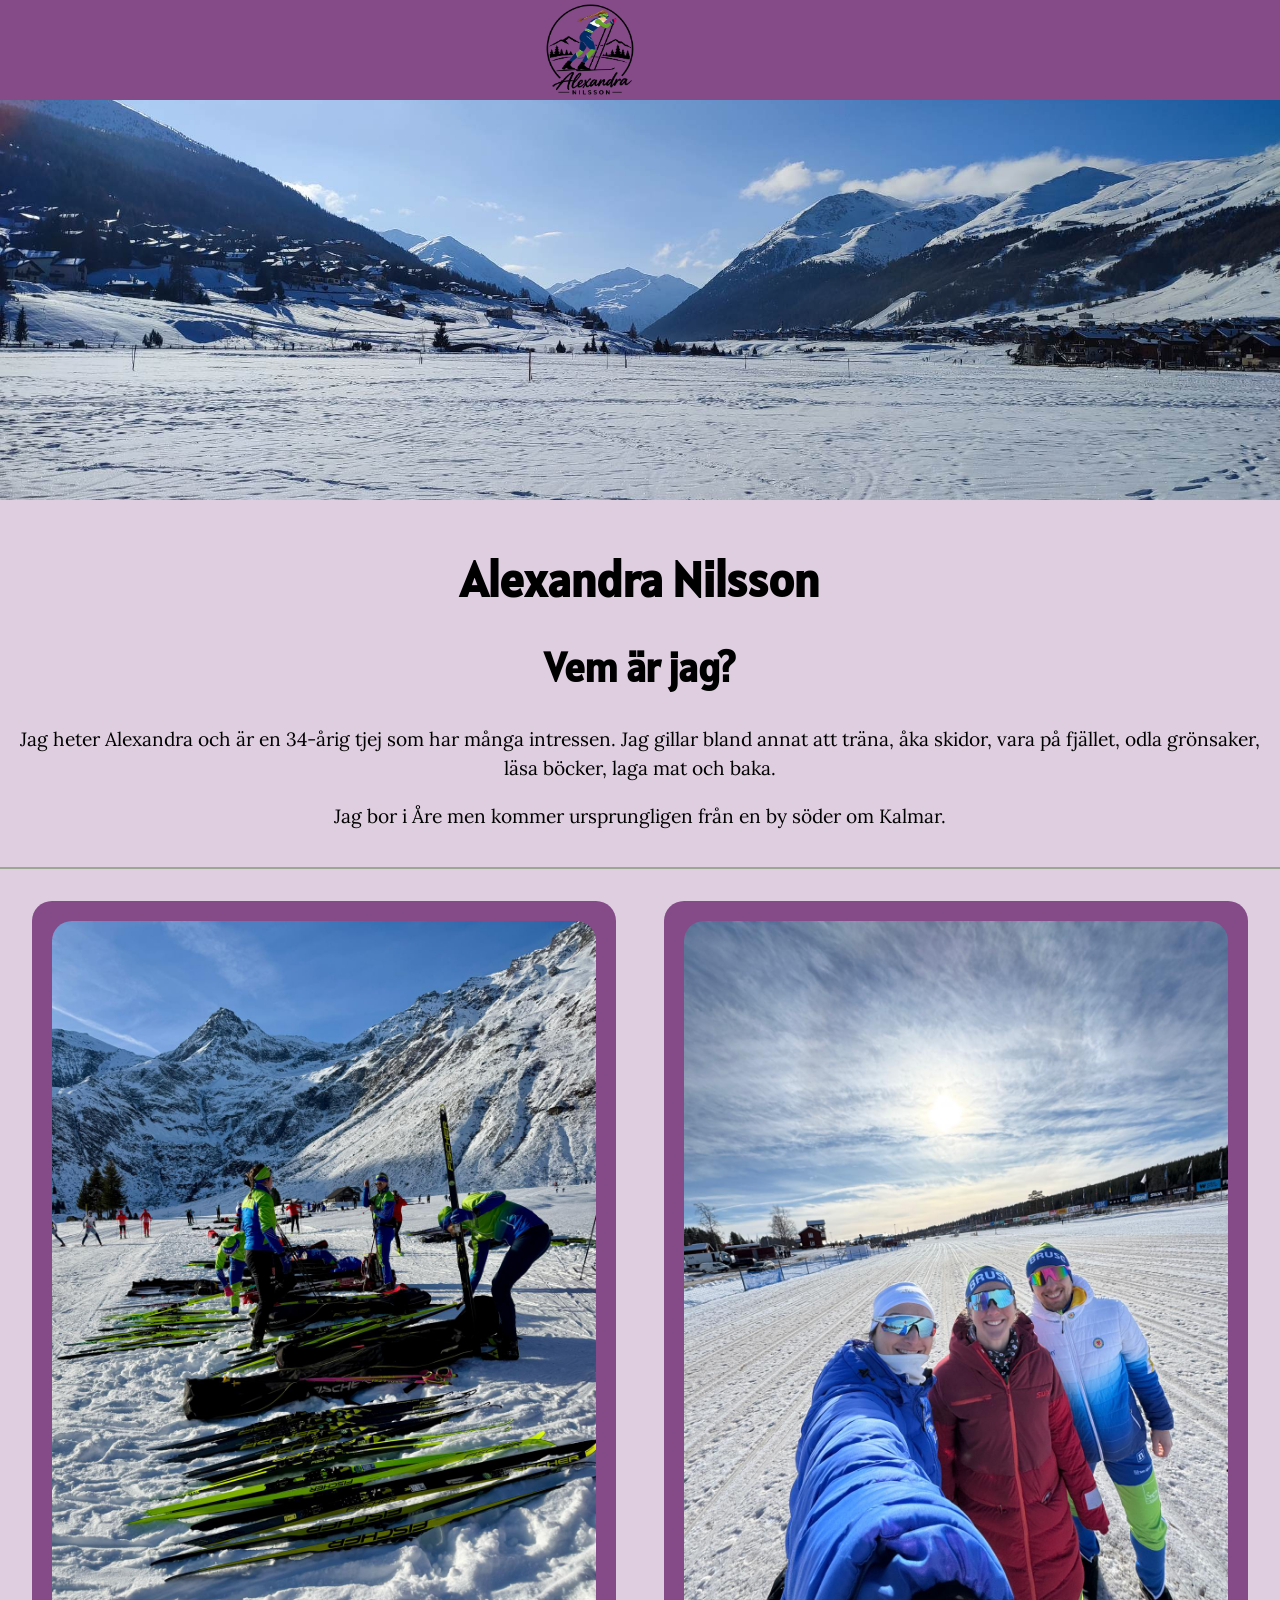
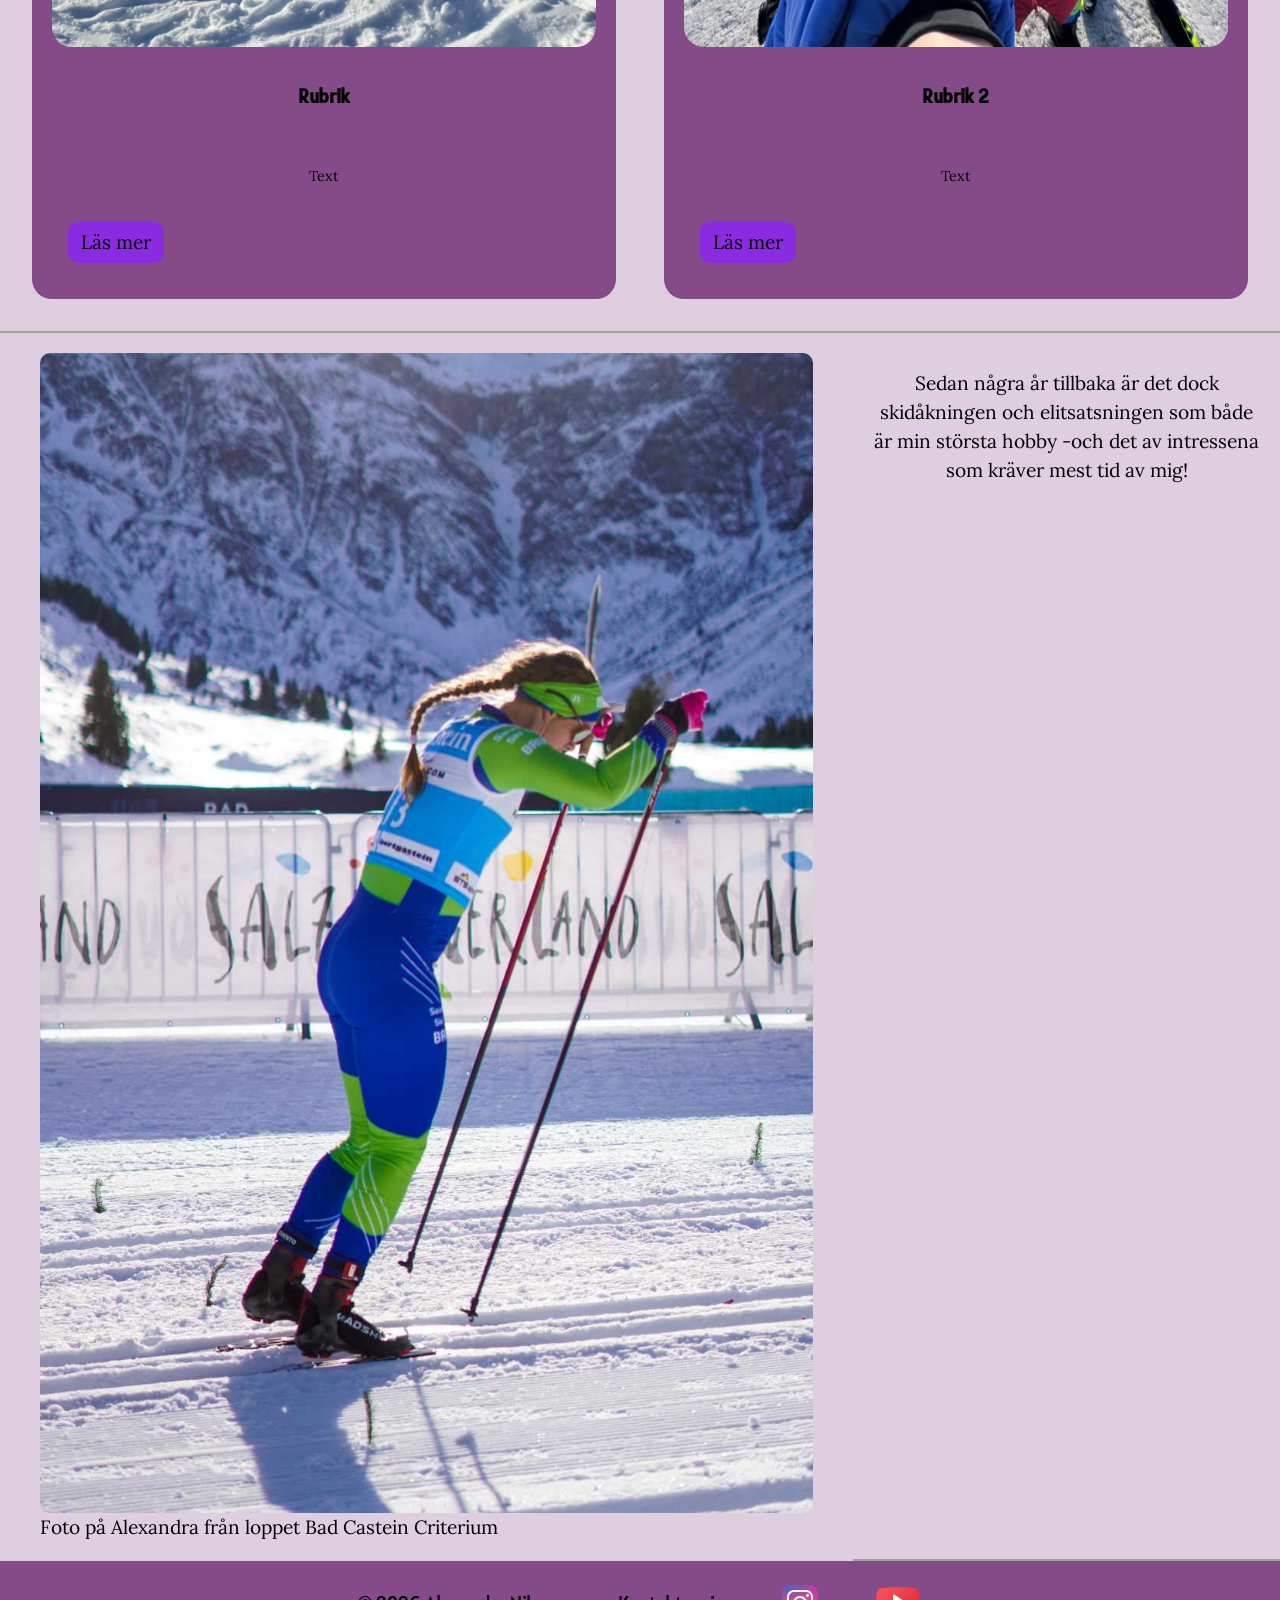
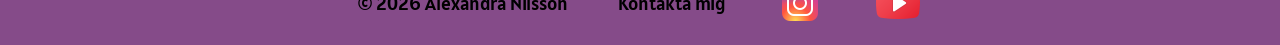
<file: index.html>
<!DOCTYPE html>
<html lang="sv">
    <head>
        <meta charset="UTF-8">
        <meta name="viewport" content="width=device-width, initial-scale=1.0">
        <title>Alexandras hemsida</title>
        <link href="css/style.css" rel="stylesheet">
        <script src="JS/menu.js" defer></script>

        <!-- Google Fonts -->
        <link rel="preconnect" href="https://fonts.googleapis.com">
        <link rel="preconnect" href="https://fonts.gstatic.com" crossorigin>
        <link href="https://fonts.googleapis.com/css2?family=Alatsi&family=Lora:ital,wght@0,400..700;1,400..700&display=swap" rel="stylesheet">
</head>

    <body>
        <div class="page-layout" id="layout">


        <!-- HEADER -->

            <header class="box header">
                <a href="index.html" class="logo">
                    <img src="images/logotypANsvart.svg" alt="logotyp alexandra" id="logo">
                </a>
                
                <button class="menu-toggle" type="button" aria-label="Öppna meny" aria-expanded="false" aria-controls="primary-navigation">
                    <img src="images/burgermenu-black.svg" alt="">
                </button>
                <nav class="nav-menu" id="primary-navigation">
                    <ul class="nav-ul">
                        <li><a href="index.html">Start</a></li>
                        <li><a href="hobby.html">Längdskidor</a></li>
                        <li><a href="aventyr.html">Äventyr</a></li>
                        <li><a href="kontakt.html">Kontakt</a></li>
                    </ul>
                    </nav>
            </header>


            
        <!-- MAIN -->
        <main class="box main">
                <div class="grid-col-span-2" id="hero-div">
                    <img src="images/hero.jpg" alt="vinter med mycket snö och fina berg i bakgrunden" id="hero"> 
                </div>

                <section class="section grid-col-span-2" id="section2">
                    <h1>Alexandra Nilsson</h1>
                    <h2>Vem är jag?</h2>
                    <p>Jag heter Alexandra och är en 34-årig tjej som har många intressen. Jag gillar bland annat att träna, åka skidor, vara på fjället, odla grönsaker, läsa böcker, laga mat och baka.</p>
                    <p>Jag bor i Åre men kommer ursprungligen från en by söder om Kalmar.</p>
                </section>
                
                <section class="section card-grid grid-col-span-2">
                    <article class="card">
                        <img src="images/skidtest.jpg" alt="">
                        <div class="card-body">
                            <h3>Rubrik</h3>
                            <p>Text</p>
                            <!-- lägg in länk -->
                            <a href="#" class="button">Läs mer</a>
                        </div>
                    </article>

                    <article class="card">
                        <img src="images/aljean.jpg" alt="">
                        <div class="card-body">
                            <h3>Rubrik 2</h3>
                            <p>Text</p>
                            <!-- lägg in länk -->
                            <a href="#" class="button">Läs mer</a>
                        </div>
                    </article>
                </section>

                <figure>
                    <img src="images/skidbild.jpg" alt="skidbild">
                    <figcaption class="ImageCaption">Foto på Alexandra från loppet Bad Castein Criterium</figcaption>
                </figure>
                
                <section class="section">
                    <p>Sedan några år tillbaka är det dock skidåkningen och elitsatsningen som både är min största hobby -och det av intressena som kräver mest tid av mig!</p>
                </section>

            </main>


            <footer class="box footer">
                <p>&copy; 2026 Alexandra Nilsson </p>
                <a href="kontakt.html">Kontakta mig</a>
                <a href="https://www.instagram.com/alexandranilsson77_96/" target="_blank" rel="noopener noreferrer">
                    <img src="images/insta.png" class="SOME">
                </a>
                <a href="https://www.youtube.com/@alexandranilsson77_96-uo5pp" target="_blank" rel="noopener noreferrer">
                    <img src="images/youtube.png" class="SOME">
                </a>
            </footer>

    </body>
</html>
</file>
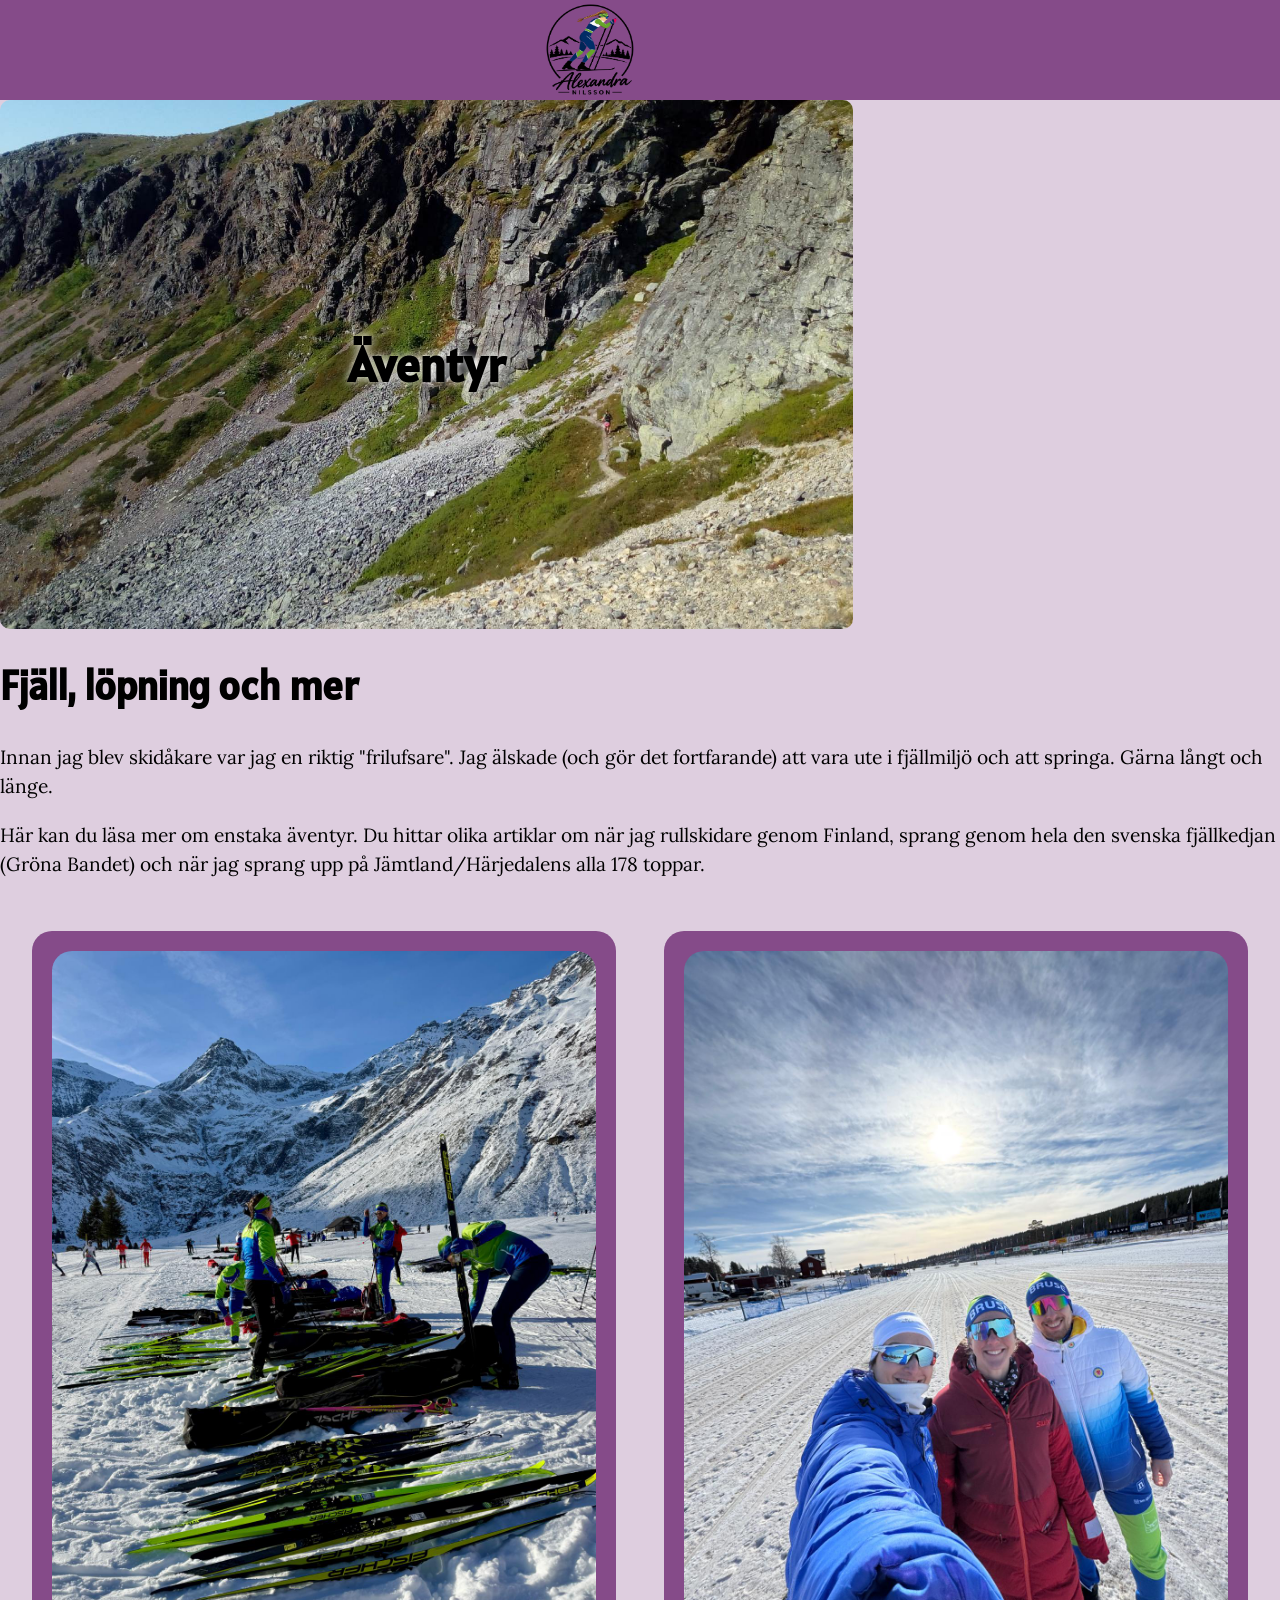
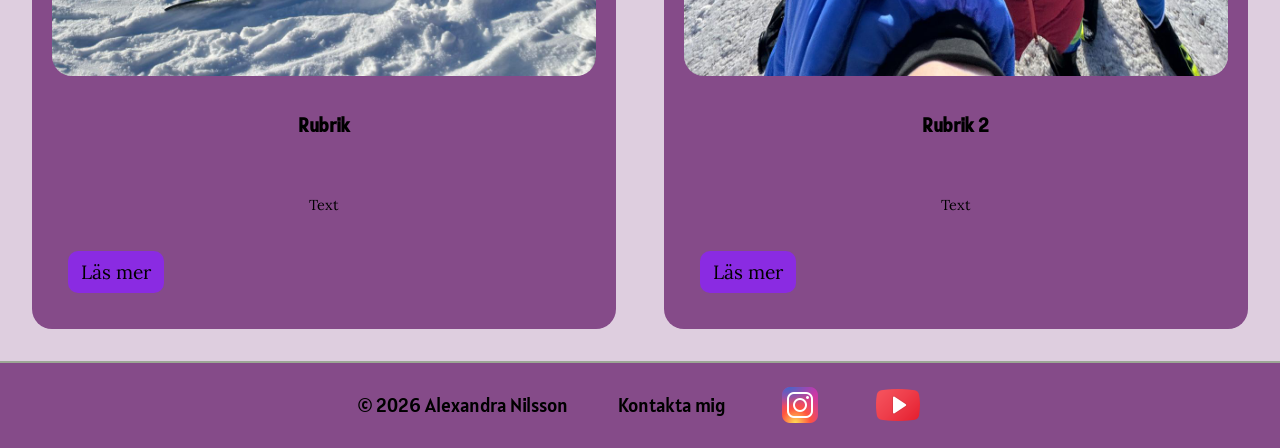
<file: aventyr.html>
<!DOCTYPE html>
<html lang="sv">
    <head>
        <meta charset="UTF-8">
        <meta name="viewport" content="width=device-width, initial-scale=1.0">
        <title>Äventyr</title>
        <link href="css/style.css" rel="stylesheet">
        <script src="JS/menu.js" defer></script>

        <!-- Google Fonts -->
        <link rel="preconnect" href="https://fonts.googleapis.com">
        <link rel="preconnect" href="https://fonts.gstatic.com" crossorigin>
        <link href="https://fonts.googleapis.com/css2?family=Alatsi&family=Lora:ital,wght@0,400..700;1,400..700&display=swap" rel="stylesheet">
</head>

    <body>
        <div class="page-layout" id="layout">


        <!-- HEADER -->

            <header class="box header">
                  <a href="index.html" class="logo">
                    <img src="images/logotypANsvart.svg" alt="logotyp alexandra" id="logo">
                </a>
                
                <button class="menu-toggle" type="button" aria-label="Öppna meny" aria-expanded="false" aria-controls="primary-navigation">
                    <img src="images/burgermenu-black.svg" alt="">
                </button>
                <nav class="nav-menu" id="primary-navigation">
                    <ul class="nav-ul">
                        <li><a href="index.html">Start</a></li>
                        <li><a href="hobby.html">Längdskidor</a></li>
                        <li><a href="aventyr.html">Äventyr</a></li>
                        <li><a href="kontakt.html">Kontakt</a></li>
                    </ul>
                    </nav>
            </header>


            
        <!-- MAIN -->
        <main class="box main aventyr" id="aventyr-main">
            
            <div class="hero aventyr" id="hero-aventyr-box">
                <h1 class="aventyr">Äventyr</h1>   
                
                <img src="images/hero-aventyr.jpg" alt="vinter med mycket snö och fina berg i bakgrunden" id="aventyr-hero">
            </div>

            <div class="grid-col-span-2">
                <h2>Fjäll, löpning och mer</h2>
                <p>Innan jag blev skidåkare var jag en riktig "frilufsare". Jag älskade (och gör det fortfarande) att vara ute i fjällmiljö och att springa. Gärna långt och länge.</p>
                <p>Här kan du läsa mer om enstaka äventyr. Du hittar olika artiklar om när jag rullskidare genom Finland, sprang genom hela den svenska fjällkedjan (Gröna Bandet) och när jag sprang upp på Jämtland/Härjedalens alla 178 toppar.</p>
            </div>

                <section class="section card-grid grid-col-span-2">
                    <article class="card">
                        <img src="images/skidtest.jpg" alt="">
                        <div class="card-body">
                            <h3>Rubrik</h3>
                            <p>Text</p>
                            <!-- lägg in länk -->
                            <a href="#" class="button">Läs mer</a>
                        </div>
                    </article>

                    <article class="card">
                        <img src="images/aljean.jpg" alt="">
                        <div class="card-body">
                            <h3>Rubrik 2</h3>
                            <p>Text</p>
                            <!-- lägg in länk -->
                            <a href="#" class="button">Läs mer</a>
                        </div>
                    </article>
                </section>
            

            
        </main>


        <footer class="box footer">
            <p>&copy; 2026 Alexandra Nilsson </p>
                <a href="kontakt.html">Kontakta mig</a>
                <a href="https://www.instagram.com/alexandranilsson77_96/" target="_blank" rel="noopener noreferrer">
                    <img src="images/insta.png" class="SOME">
                </a>
                <a href="https://www.youtube.com/@alexandranilsson77_96-uo5pp" target="_blank" rel="noopener noreferrer">
                    <img src="images/youtube.png" class="SOME">
                </a>
        </footer>

    </body>
</html>
</file>
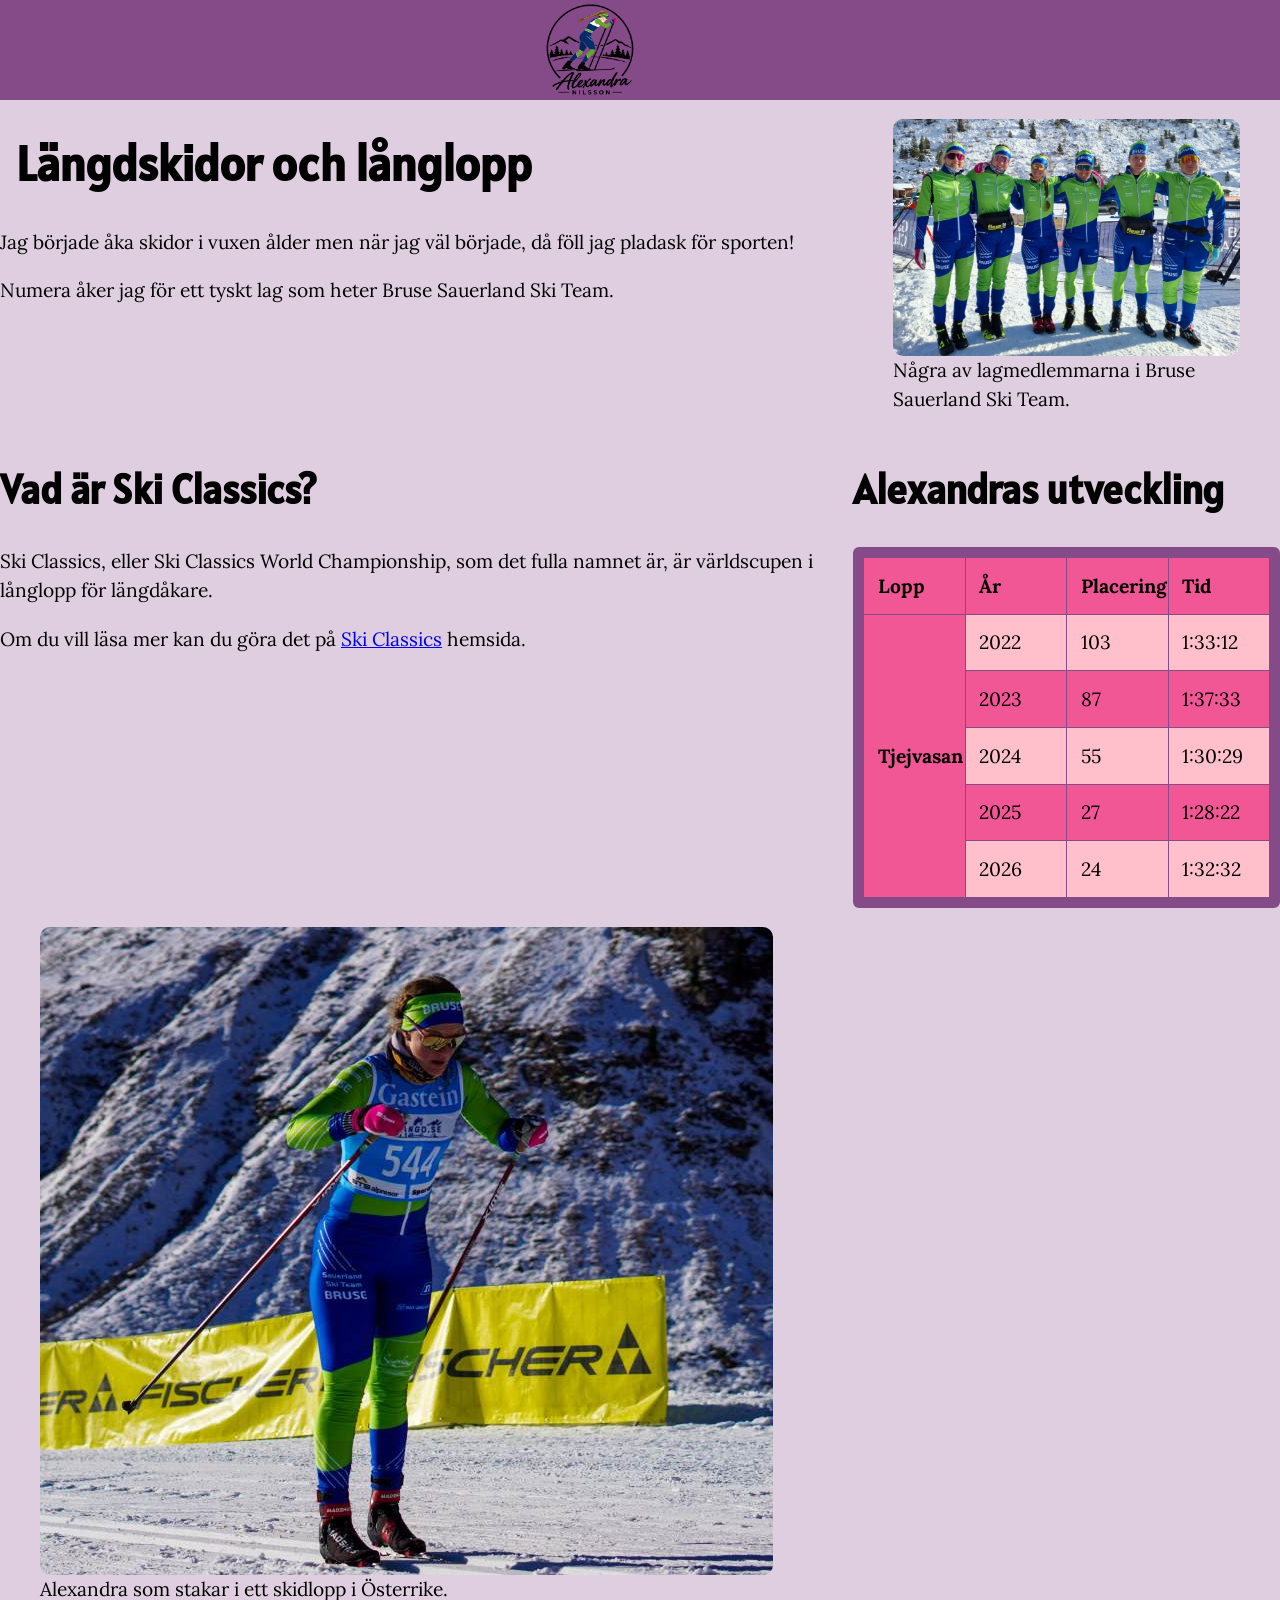
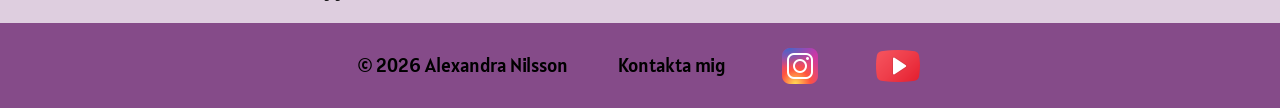
<file: hobby.html>
<!DOCTYPE html>
<html lang="sv">
    <head>
        <meta charset="UTF-8">
        <meta name="viewport" content="width=device-width, initial-scale=1.0">
        <title>Längdskidor</title>
        <link href="css/style.css" rel="stylesheet">
        <script src="JS/menu.js" defer></script>

        <!-- Google Fonts -->
        <link rel="preconnect" href="https://fonts.googleapis.com">
        <link rel="preconnect" href="https://fonts.gstatic.com" crossorigin>
        <link href="https://fonts.googleapis.com/css2?family=Alatsi&family=Lora:ital,wght@0,400..700;1,400..700&display=swap" rel="stylesheet">
</head>

    <body>
        <div class="page-layout" id="layout">


        <!-- HEADER -->

            <header class="box header">
                  <a href="index.html" class="logo">
                    <img src="images/logotypANsvart.svg" alt="logotyp alexandra" id="logo">
                </a>
                
                <button class="menu-toggle" type="button" aria-label="Öppna meny" aria-expanded="false" aria-controls="primary-navigation">
                    <img src="images/burgermenu-black.svg" alt="">
                </button>
                <nav class="nav-menu" id="primary-navigation">
                    <ul class="nav-ul">
                        <li><a href="index.html">Start</a></li>
                        <li><a href="hobby.html">Längdskidor</a></li>
                        <li><a href="aventyr.html">Äventyr</a></li>
                        <li><a href="kontakt.html">Kontakt</a></li>
                    </ul>
                    </nav>
            </header>


            
        <!-- MAIN -->
        <main class="box main">
            <section>
                <h1>Längdskidor och långlopp</h1>
                <p>Jag började åka skidor i vuxen ålder men när jag väl började, då föll jag pladask för sporten!</p>
                <p>Numera åker jag för ett tyskt lag som heter Bruse Sauerland Ski Team.</p>
            </section>  
             
            <figure><img src="images/teamet.jpg" alt="teamet"> 
            <figcaption class="ImageCaption">Några av lagmedlemmarna i Bruse Sauerland Ski Team.</figcaption></figure>


              <section>
                <h2>Vad är Ski Classics?</h2>
                <p>Ski Classics, eller Ski Classics World Championship, som det fulla namnet är, är världscupen i långlopp för längdåkare.</p>
                <p>Om du vill läsa mer kan du göra det på <a href="https://skiclassics.com/"  target="_blank" rel="noopener noreferrer">Ski Classics</a> hemsida.</p>
            </section>
              

                 <!--MERITER I TABELLFORM-->
             <section>
               
               <h2>Alexandras utveckling</h2>

               <!-- används för att kunna göra rundade kanter, tabellen i sig kan inte göra det med border-collapse annars -->
                <div class="table-container">
                    <table>
                        <thead>
                            <tr>
                                <th>Lopp</th>
                                <th>År</th>
                                <th>Placering</th>
                                <th>Tid</th>
                            </tr>
                        </thead>
                    <tbody>
                        <tr>
                            <th rowspan="5">Tjejvasan</th>
                            <td>2022</td>
                            <td>103</td>
                            <td>1:33:12</td>
                        </tr>
                        <tr>
                            <td>2023</td>
                            <td>87</td>
                            <td>1:37:33</td>
                        </tr>
                        <tr>
                            <td>2024</td>
                            <td>55</td>
                            <td>1:30:29</td>
                        </tr>
                        <tr>
                            <td>2025</td>
                            <td>27</td>
                            <td>1:28:22</td>
                        </tr>
                        <tr>
                            <td>2026</td>
                            <td>24</td>
                            <td>1:32:32</td>
                        </tr>
                    
                    </tbody>
                    </table>
                </div>
             </section> 
               
                <figure><img src="images/skidbild2.jpg" alt="Alexandra som stakar"> 
                    <figcaption class="ImageCaption">Alexandra som stakar i ett skidlopp i Österrike.</figcaption></figure>

           
       </main>


            <footer class="box footer">
                <p>&copy; 2026 Alexandra Nilsson </p>
                <a href="kontakt.html">Kontakta mig</a>
                <a href="https://www.instagram.com/alexandranilsson77_96/" target="_blank" rel="noopener noreferrer">
                    <img src="images/insta.png" class="SOME">
                </a>
                <a href="https://www.youtube.com/@alexandranilsson77_96-uo5pp" target="_blank" rel="noopener noreferrer">
                    <img src="images/youtube.png" class="SOME">
                </a>
            </footer>

    </body>
</html>
</file>
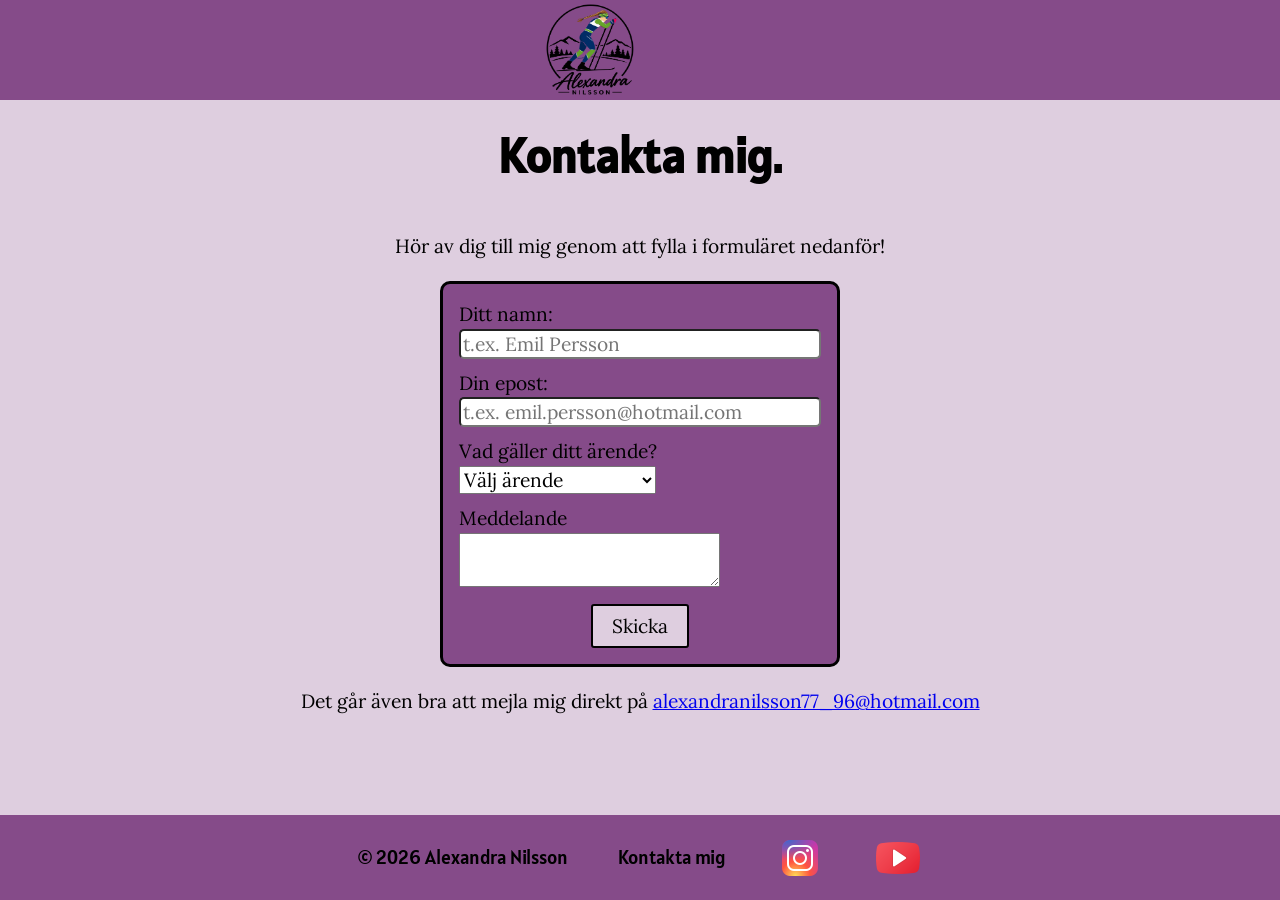
<file: kontakt.html>
<!DOCTYPE html>
<html lang="sv">
    <head>
        <meta charset="UTF-8">
        <meta name="viewport" content="width=device-width, initial-scale=1.0">
        <title>Kontakt</title>
        <link href="css/style.css" rel="stylesheet">
        <script src="JS/menu.js" defer></script>

        <!-- Google Fonts -->
        <link rel="preconnect" href="https://fonts.googleapis.com">
        <link rel="preconnect" href="https://fonts.gstatic.com" crossorigin>
        <link href="https://fonts.googleapis.com/css2?family=Alatsi&family=Lora:ital,wght@0,400..700;1,400..700&display=swap" rel="stylesheet">

        <script src="JS/contact.js" defer> </script>
</head>

    <body>
        <div class="page-layout" id="layout">


        <!-- HEADER -->

            <header class="box header">
                  <a href="index.html" class="logo">
                    <img src="images/logotypANsvart.svg" alt="logotyp alexandra" id="logo">
                </a>
                
                <button class="menu-toggle" type="button" aria-label="Öppna meny" aria-expanded="false" aria-controls="primary-navigation">
                    <img src="images/burgermenu-black.svg" alt="">
                </button>
                <nav class="nav-menu" id="primary-navigation">
                    <ul class="nav-ul">
                        <li><a href="index.html">Start</a></li>
                        <li><a href="hobby.html">Längdskidor</a></li>
                        <li><a href="aventyr.html">Äventyr</a></li>
                        <li><a href="kontakt.html">Kontakt</a></li>
                    </ul>
                    </nav>
            </header>


            
        <!-- MAIN -->
        <main class="box main" id="contact-main">
            
            <!--KONTAKTUPPGIFTER-->
            <h1>Kontakta mig.</h1>
            <p>Hör av dig till mig genom att fylla i formuläret nedanför!</p>
            
             <form class="form" id="contact-form">
                <div class="form-group">
                    <!-- for kopplar samman labeln med input och gör att man kan trycka på labeln för att fokusera på input -->
                    <label for="name">Ditt namn:</label>
                    <!-- input skapar ett inmatningsfält, type talar om typen av input, id kopplar samman label och input, name är namnet på den datorvariabel som skickas till servern när formuläret skickas in. Utan name kommer servern inte kunna identifiera vad användaren har skrivit -->
                    <input type="text" id="name" name="name" placeholder="t.ex. Emil Persson">
                </div>
            
                <div class="form-group">
                    <label for="email">Din epost:</label>
                    <input type="email" id="email" name="email" required placeholder="t.ex. emil.persson@hotmail.com">
                </div>

                <div class="form-group">
                    <label for="subject">Vad gäller ditt ärende?</label>
                    <select id="subject" name="subject">
                        <option>Välj ärende</option>
                        <option>Samarbetsförfrågan</option>
                        <option>Allmän fråga</option>
                    </select>
                </div>

                <div class="form-group">
                    <label for="message">Meddelande</label>
                    <br>
                    <textarea id="message" name="message" required></textarea>
                </div>

                <button type="submit" id="button">Skicka</button>
            </form>

            <p>Det går även bra att mejla mig direkt på <a href="mailto:alexandranilsson77_96@hotmail.com">alexandranilsson77_96@hotmail.com</a></p>
            
        </main>


            <footer class="box footer">
                <p>&copy; 2026 Alexandra Nilsson </p>
                <a href="kontakt.html">Kontakta mig</a>
                <a href="https://www.instagram.com/alexandranilsson77_96/" target="_blank" rel="noopener noreferrer">
                    <img src="images/insta.png" class="SOME">
                </a>
                <a href="https://www.youtube.com/@alexandranilsson77_96-uo5pp" target="_blank" rel="noopener noreferrer">
                    <img src="images/youtube.png" class="SOME">
                </a>
            </footer>

    </body>
</html>
</file>
<file: css/style.css>
/* Gör så att boxarna blir korrekt storlek när man sätter storleken själv (sätts överst för att den inte ska ärvas) */
* {
    box-sizing: border-box;
}

:root{
    --bg-primary: #DECEDF; /* ljuslila */
    --accent-color-1: #CCD8DE; /* blå */
    --accent-color-2: #D4DECC; /* grön */
    --accent-color-3: #DED6CC; /* beige */
    --accent-color-dark: #854B89; /* mörklila */

}

/* ==================
  STORA GRUPPERINGAR
===================== */

/* Generellt för hela sidan */
body {
    background-color: var(--bg-primary);
    color: #000000;
    font-family: 'Lora', serif;
    font-size: 1.2rem;
    line-height: 1.5;
    margin: 0;
    padding: 0; 
}

/* strukturerar huvudinnehållet */
.page-layout {
    display: flex;
    flex-direction: column;
    /* gör att innehållet täcker hela höjden */
    min-height: 100vh;
}

/* headern i liten skärm */
.header {
    display: flex;
    font-weight: 600;
    flex-direction: row;
    flex-wrap: wrap;
    justify-content: space-between;
    background-color: var(--accent-color-dark);
    color: rgb(12, 0, 0);
    padding: 0 1rem 0 1rem;
    text-align: left;
    align-items: center;
}


/* strukturerar huvudinnehållet. Skapar flex för liten skärm */
.main {
    display: flex;
    flex-direction: column;
    background-color: var(--bg-primary);
    /* Låter main-elementet vara det som tar upp överblivet utrymme */
    flex: 1;
}

#contact-main {
    display: flex;
    justify-items: center;
    align-items: center;
    text-align: center;
    padding: 0 0.4rem;
}

.footer {
    display: flex;
    flex-wrap: wrap;
    background-color: var(--accent-color-dark);
    color: black;
    width: 100%;
    justify-content: center;
    gap: 10px;
    padding: 0.5rem;
}


/* ==================
  CLASSES / IDs
===================== */

.section {
  text-align: center;
  text-wrap: wrap;
  border-bottom: 2px solid #9CA695;
  padding: 1rem;
}

/* tar bort linjen under hero-bilden och gör att headern under den hamnar närmare */
#hero {
    border: none;
    padding-bottom: 0;
    border-radius: 0;
}

.card-grid {
    display: flex;
    flex-direction: column;
    grid-template-columns: repeat(auto-fit, minmax(200px, 1fr));
    gap: 1rem;
}

header a {
    color: black;
    text-decoration: none;
    font-family: Alatsi, sans-serif;
}



/* ===== CARDS ======= */

.card {
    display: flex;
    flex-direction: column;
    background-color: var(--accent-color-dark);
    border-radius: 20px;
    overflow: hidden;
    padding: 20px;
    margin: 1rem;
}

.card img {
    object-fit: cover;
    display: block;
    border-radius: 20px;
}

.card-body {
    display: flex;
    flex-direction: column;
    gap: 1rem;
    padding: 1rem;
    flex-grow: 1;
}

.card-body h3 {
    font-size: 1.2rem;
    color:black;
    font-family: Alatsi, sans-serif;
}

.card-body p {
    font-size: 0.9rem;
    line-height: 1.4;
    color: black;
}

.card-body .button {
    margin-top: auto;
    align-self: flex-start;
    padding: 0.4rem 0.8rem;
    background-color: blueviolet;
    color: black;
    text-decoration: none;
    border-radius: 10px;
}

/* Nav-listan i headern */
.nav-ul {
    /* tar bort prickarna på listan */
    list-style-type: none;
    /* gör att valen hamnar bredvid varandra istället */
    display: flex;
    flex-direction: column;
    padding-left: 0;
    margin: 0;
}

.menu-toggle {
    display: flex;
    align-items: center;
    justify-content: center;
    padding: 0.4rem;
    border: 0;
    background: transparent;
}

.menu-toggle:hover, .menu-toggle:focus, 
    /* li:hover, li:focus */
    a:hover, a:focus {
    background-color: var(--bg-primary);
    border-radius: 5px;
}

.menu-toggle img {
    width: 3rem;
    height: 3rem;
}

.nav-menu {
    flex-basis: 100%;
}

.nav-menu:not(.is-open) .nav-ul {
    display: none;
}

.nav-menu.is-open .nav-ul {
    align-items: left;
    gap: 0.5rem;
}

h1 {
    font-family: Alatsi, sans-serif;
    color: black;
    font-size: 3rem;
    line-height: 1;
    padding: 0 1rem;
}

/* "boxen" med hero-bild och rubrik */
#hero-aventyr-box{
    /* gör att texten kan lägga sig i rutan */
    display: flex;
    justify-content: center;
    align-items: center;
}

/* h1-rubriken i äventyr som ska ligga över hero-bilden */
h1.aventyr {
    color:black;
    text-shadow: 0 0 10px white;
    /* Gör att texten "flyter" på bilden */
    position: absolute;
    /* Gör att h1 helt säkert hamnar överst */
    z-index: 10;
}


h2 {
    font-family: Alatsi, sans-serif;
    color: black;
    font-size: 2.5rem;
    line-height: 1.2;
}

p {
    font-size: 1.2rem;
    line-height: 1.5;
    margin-block-start: 20px;
    margin-block-end: 20px;
}

img {
    border: none;
    /* gör att bilderna aldrig blir större än parent-elementet och "block" att det inte blir "extra" space på sidorna/under */
    display: block;
    max-inline-size: 100%;
    border-radius: 10px;
}

#logo {
    border: none;
    height: 100%;
    max-height: 100px;
}

form {
    display: grid;
    background-color: var(--accent-color-dark);
    padding: 1rem;
    gap: 0.6rem;
    border-radius: 10px;
    border: 3px solid black;
    max-width: 400px;
    margin: 0;
    text-align: start;
}

input{
    /* Gör att inte inmatningsfälten hamnar utanför form-elementet */
    width: 100%;
    border-radius: 5px;
}

/* blir en ljus rosa färg när man är i fältet, standardraden är kvar (outline: none; om den ska bort*/
input:focus, textarea:focus, select:focus {
      background-color: #f3bdd5;    
}

button {
    background-color: var(--accent-color-dark);
    color: black;              
    padding: 0.5rem 1.2rem;         
    border: 2px solid black;                 
    border-radius: 3px;           
    font-size: 1rem; 
    /* Handmarkör vid hover */             
    cursor: pointer;   
}

form button{
   background-color: var(--bg-primary);
   /* gör att knappen inte stretchar över hela boxen */
   justify-self: center;
}

button:hover {
    background-color:var(--accent-color-dark);
}

button:active {
        /* gör knappen blå när man trycker på den */
    background-color: #004466;
}

table {
    /* collapse gör att det blir enkla streck emellan istället för dubbla som är default*/
    border-collapse: collapse;
    /* gör att tabellen blir mer förutsägbar, t.ex att cellerna anpassar sig mer efter rubrikerna än innehållet */
    table-layout: fixed;
    width: 100%;
}

.table-container {
    border: 10px solid var(--accent-color-dark);
    border-radius: 6px;
    overflow-x: auto;     /* Horisontell scroll vid behov */
}

th, 
td {
    border: 1px solid var(--accent-color-dark);
    padding: 0.7em;
    text-align: left;
}

th {
    background-color: #f15795;
}

tr:nth-child(even) {
    background-color: #f15795;
}

tr:nth-child(odd) {
    background-color: pink;
}

/* gör att form och annat som inte som default äver egenskaper gör det nu */
button, 
input,
select,
textarea {
  font-family: inherit;
  font-size: 100%;
}

footer {
    display: flex;
    flex-direction: row;
    background-color: var(--accent-color-dark);
    color: black;
    font-family: Alatsi, sans-serif;
    align-items: center;
}

footer a {
    color: black;
    text-decoration: none;
}

/* för att elementen i footern ska wrappa innan texten gör det */
.footer a,
.footer p {
    white-space: nowrap;
}



@media (min-width: 768px) {
    /* lägger allt innehåll på en rad i headern */
    .header {
        flex-direction: row;
        flex-wrap: nowrap;
        justify-content: center;
        align-items: center;
        gap: 100px;
        padding: 0;
    }

    .menu-toggle {
        display: none;
    }

    .nav-menu {
        flex-basis: auto;
    }

    .nav-menu .nav-ul {
        display: flex;
    }

    .main {
        display: grid;
        grid-template-columns: 2fr 1fr;
    }

    .footer {
        gap: 50px;
    }

      .nav-ul  {
        display: flex;
        flex-direction: row;
        gap: 15px;
        padding-right: 40px;
    }  

    .card-grid {
        flex-direction: row;
    }

    /* gör att de sections som ska täcka hela bredden faktiskt gör det*/
    .grid-col-span-2 {
        grid-column: span 2;
    }

    img[alt="logotyp alexandra"] {
    height: 100%;
    padding: 0;
    margin: 0;
}

    #hero {
        max-height: 400px;
        width: 100%;
        object-fit: cover;
        grid-row: 1/2;
        grid-column: 1/3;
    }

}
</file>
